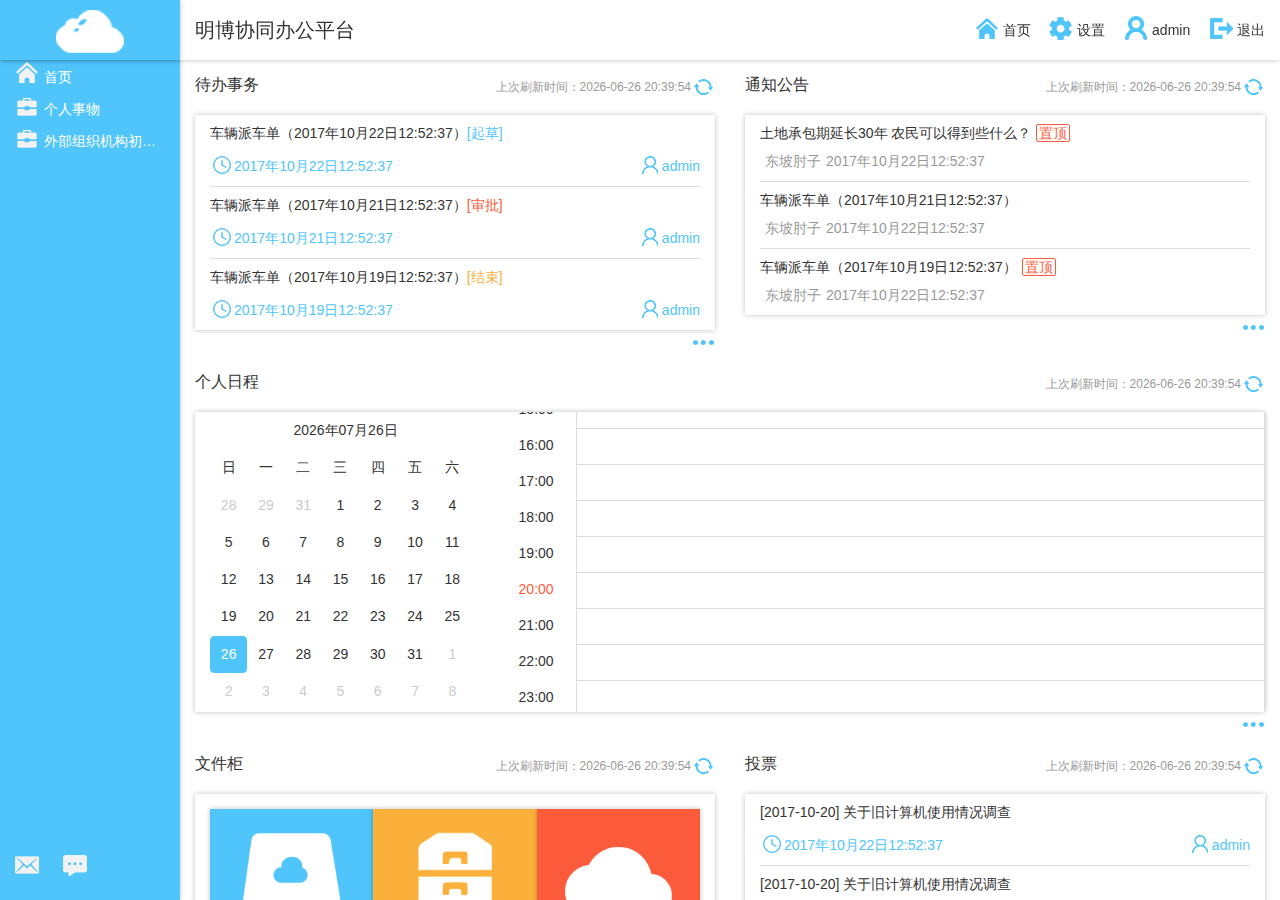
<file: html/index.html>
<!DOCTYPE html>
<html>
<head>
	<title>明博协同办公平台</title>
    <meta http-equiv="X-UA-Compatible" content="IE=8"/>
    <meta name="viewport" content="width=device-width, initial-scale=1"/>
	<meta http-equiv="Content-Type" content="text/html; charset=utf-8"/>
	<link rel="stylesheet" type="text/css" href="../css/set.data.css"/>
	<link rel="stylesheet" type="text/css" href="../css/index.css"/>
	<!--[if lt IE 10]>
		<link rel="stylesheet" type="text/css" href="../css/ie9.index.css"/>
	<![endif]-->
    <!--[if lt IE 9]>
		<link rel="stylesheet" type="text/css" href="../css/ie.sass.css"/>
		<script src="https://cdn.bootcss.com/html5shiv/3.7.3/html5shiv.min.js"></script>
		<script src="https://cdn.bootcss.com/respond.js/1.4.1/respond.js"></script>
		
		<script type="text/javascript">
			setTimeout(function(){
				var offset    = document.body.clientHeight;
				document.getElementById("center").style.height = (offset - 60)+"px";
			});
		</script>
	<![endif]-->
	<!-- <script src="http://html5shim.googlecode.com/svn/trunk/html5.js"></script>
	<script src="http://css3-mediaqueries-js.googlecode.com/svn/trunk/css3-mediaqueries.js"></script> -->
	<script type="text/javascript">
		window.onload = function(){
			if (!!window.ActiveXObject || "ActiveXObject" in window) {
				reloadAbleJSFn("iejs","../js/json.js");
				reloadAbleJSFn("iejs","../js/ie.js");
				setTimeout(function(){
						lodjson();
				},500);
			} else { 
				reloadAbleJSFn("arr1","../js/index.js");
				reloadAbleJSFn("arr2","../js/config.js");
				reloadAbleJSFn("arr3","../js/set.data.js");
				setTimeout(function(){
					lodjson();
				},50);
			}
		}
		function reloadAbleJSFn(id,newJS) {
			var oldjs       = null; 
			var t           = null; 
			var oldjs       = document.getElementById(id); 
			if(oldjs) oldjs.parentNode.removeChild(oldjs); 
			var scriptObj   = document.createElement("script"); 
			scriptObj.src   = newJS; 
			scriptObj.defer = "true"
			scriptObj.type  = "text/javascript"; 
			scriptObj.id    = id;
			document.getElementsByTagName("head")[0].appendChild(scriptObj);
		}
	</script>
<!-- 	<script type="text/javascript" src="../js/index.js"></script>
	<script type="text/javascript" src="../js/config.js"></script>
	<script type="text/javascript" src="../js/set.data.js"></script> -->
</head>
<body>
	<nav>
		<div class="logo">
			<a href="test.html"><img src="../img/logo.png"/></a>
		</div>
		<div class="rightMain">
			<h3 class="title">明博协同办公平台</h3>
			<div class="subNavigation">
				<ul>
					<li>
						<a href="">
							<img src="../img/icon/index2.png" class="imgs" />
							<span>首页</span>
						</a>
					</li>
					<li>
						<a href="">
							<img src="../img/icon/set.png" class="imgs" />
							<span>设置</span>
						</a>
					</li>
					<li>
						<a href="">
							<img src="../img/icon/u.png" class="imgs" />
							<span>admin</span>
						</a>
					</li>
					<li>
						<a href="">
							<img src="../img/icon/out.png" class="imgs" />
							<span>退出</span>
						</a>
					</li>
				</ul>
			</div>
			<div class="clear"></div>
		</div>
		<div class="clear"></div>
	</nav>
	<div class="center" id="center">
		<div class="column" id="menu">
			<div class="msg">
				<ul>
					<li>
						<img src="../img/icon/emil.png" title="邮件" />
					</li>
					<li>
						<img src="../img/icon/msg.png" title="短信" />
					</li>
				</ul>
			</div>
		</div>
		<div class="content" id="content"></div>
		<div class="clear"></div>
	</div>
</body>
</html>
</file>
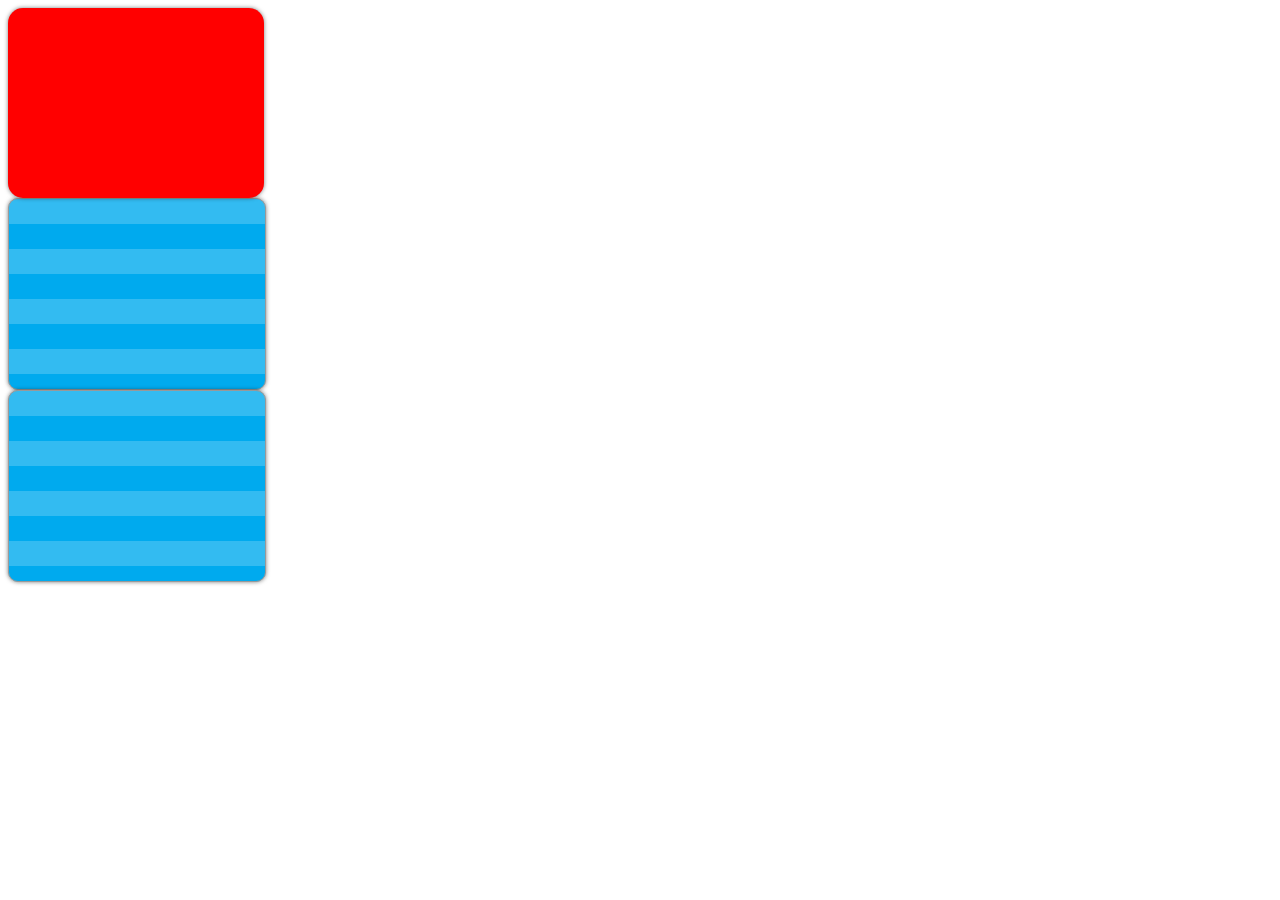
<file: html/test.html>
<!DOCTYPE html>
<html>
<head>
	<title>明博协同办公平台</title>
    <meta http-equiv="X-UA-Compatible" content="IE=8"/>
    <meta name="viewport" content="width=device-width, initial-scale=1"/>
	<meta http-equiv="Content-Type" content="text/html; charset=utf-8"/>
	<link rel="stylesheet" type="text/css" href="../css/ie-css.css"/>
    <!--[if lt IE 8]>
      <script src="https://cdn.bootcss.com/html5shiv/3.7.3/html5shiv.min.js"></script>
		<script src="https://cdn.bootcss.com/respond.js/1.4.1/respond.js"></script>
		<script src="http://html5shim.googlecode.com/svn/trunk/html5.js"></script>
		<script src="http://css3-mediaqueries-js.googlecode.com/svn/trunk/css3-mediaqueries.js"></script>
	<![endif]-->    
</head>
<body>
	<div class="box"></div>
	<div class="htc ooo" ></div>
	<div class="htc ooo"></div>
</body>
</html>
</file>
<file: css/set.data.css>
.flex, .calendar .ctitle, .calendar .clist {
  justify-content: flex-start;
  display: flex;
  display: -webkit-flex; }

.userselect, .calendar {
  -webkit-user-select: none;
  -moz-user-select: none;
  -ms-user-select: none;
  user-select: none; }

.calendar {
  flex-wrap: wrap;
  width: 275px;
  height: 300px; }
  .calendar .tody {
    color: white !important;
    border-color: #fbb03b !important;
    cursor: pointer;
    background: #fbb03b !important;
    border-radius: 4px; }
  .calendar .active, .calendar .clist div:hover {
    color: white !important;
    border-color: #4fc5fc !important;
    cursor: pointer;
    background: #4fc5fc !important;
    border-radius: 4px; }
  .calendar .ctitle, .calendar .clist {
    width: 100%;
    flex-wrap: wrap; }
    .calendar .ctitle div, .calendar .clist div {
      width: 35.28571px;
      height: 35.28571px;
      line-height: 35.28571px;
      text-align: center;
      border: 1px solid;
      border-color: transparent; }

/*# sourceMappingURL=set.data.css.map */
</file>
<file: css/index.css>
/** @type {default width} [description] */
/** @type {font Size} [description] */
/** @type {color} [description] */
/** @type {padding} [description] */
/** @type {margin} [description] */
/** [columnwidth description] */
/**default flex**/
/* compatible Safar */
/* nowrap | wrap | wrap-reverse(The first line is below) */
/* flex-start | flex-end | center | space-between(Align at both ends) | space-around(The interval on each side of each item is equal) */
/* flex-start | flex-end | center | baseline | stretch(default) */
/* auto | flex-start | flex-end | center | baseline | stretch */
/* default 0 */
/* default 0 */
/* default 1 */
/* default auto */
/*
     Horizontal direction
         row (default)  - starting point at the left end
         row-reverse    - starting point at the right end
     Vertical direction
         column         - starting point at the top end
         column-reverse - starting point at the bottom end
 */
/** defl */
.overfl, body, .center .column li:hover .list, .center .column li .list, .center .content, .center .content .list .main .agelist {
  overflow-x: hidden;
  overflow-y: auto; }

.flex, nav, nav .rightMain, .center, .center .content, .center .content .list .listNav, .center .content .list .main .cont, .center .content .list .main .agemain, .center .content .list .slist {
  justify-content: flex-start;
  display: flex;
  display: -webkit-flex; }

.inline, nav .rightMain .subNavigation li, .center .column li:hover .imgs, .center .column li .img, .center .column li .list li li, .center .column .msg li {
  display: inline-block;
  display: inline; }

.nowrap, .title, nav .rightMain .title, .center .column li, .center .column li .list li li, .center .content .list .listNav .title, .center .content .list .listNav .data, .center .content .list .main .cont .data, .center .content .list .main .cont .user, .center .content .list .main .cont .footer, .center .content .list .slist .fileli .filename {
  display: block;
  white-space: nowrap;
  overflow: hidden;
  text-overflow: ellipsis; }

.vertical, .center .content .list .main .agemain .ageright .ver {
  display: -webkit-box;
  -webkit-box-orient: vertical;
  overflow: hidden; }

.cursor, .center .column li, .center .content .list .mor img {
  cursor: pointer; }

.userselect, .center .content .list .main .title .top {
  -webkit-user-select: none;
  -moz-user-select: none;
  -ms-user-select: none;
  user-select: none; }

/** color */
.colour, .center .column .activ, .center .column li:hover, .center .content .list .main .cont .data, .center .content .list .main .cont .user {
  color: #4fc5fc; }

.colourBg, nav .logo, .center .column {
  background: #4fc5fc; }

.red {
  color: #fb5b3b; }

.redBg {
  background: #fb5b3b; }

.orange {
  color: #fbb03b; }

.orangeBg {
  background: #fbb03b; }

/** but */
.defColorBut {
  border: 1px solid #4fc5fc;
  color: #4fc5fc; }

.misColorBut, .center .content .list .main .title .top {
  border: 1px solid #fb5b3b;
  color: #fb5b3b; }

img {
  border: none; }

/*****      index style        ****/
html {
  height: 100%; }

body {
  font-family: "SF Pro SC", "SF Pro Text", "SF Pro Icons", "PingFang SC", "Helvetica Neue", "Helvetica", "Arial", sans-serif;
  font-size: 14px;
  color: #333;
  background: white;
  padding: 0px;
  margin: 0px;
  height: calc(100% - 60px); }

h1 {
  font-size: 36px; }

h2 {
  font-size: 30px; }

h3 {
  font-size: 20px; }

h4 {
  font-size: 18px; }

nav {
  height: 60px;
  line-height: 60px;
  box-shadow: 0 0 5px 0 rgba(0, 0, 0, 0.25);
  position: fixed;
  width: 100%;
  top: 0;
  z-index: 9999;
  background: white; }
  nav .columnWidth, nav .logo {
    width: 180px; }
  nav .navLogoCom, nav .logo, nav .rightMain {
    height: 60px;
    line-height: 60px; }
  nav .logo {
    text-align: center;
    display: table-cell;
    vertical-align: middle;
    box-shadow: 0 0 5px 0 rgba(0, 0, 0, 0.25);
    width: 180px; }
    nav .logo img {
      vertical-align: middle; }
  nav .rightMain {
    padding: 0px 15px;
    width: calc(100% - 210px); }
    nav .rightMain .title {
      padding: 0px;
      margin: 0px;
      width: calc(100% - 360px);
      font-weight: lighter; }
    nav .rightMain .subNavigation {
      width: 360px;
      text-align: right; }
      nav .rightMain .subNavigation li {
        margin-left: 15px; }
        nav .rightMain .subNavigation li img {
          margin-bottom: -5px; }

.center {
  margin-top: 60px;
  height: 100%; }
  .center .column {
    width: 180px;
    color: white;
    box-shadow: 0 0 5px 0 rgba(0, 0, 0, 0.25);
    height: 100%;
    position: relative; }
    .center .column li {
      padding: 0px 15px; }
      .center .column li span {
        line-height: 30px; }
      .center .column li:hover .list {
        display: block; }
      .center .column li:hover .img {
        display: none; }
      .center .column li:hover a span, .center .column nav .rightMain .subNavigation li:hover span span, nav .rightMain .subNavigation .center .column li:hover span span {
        color: #4fc5fc; }
      .center .column li a span, .center .column nav .rightMain .subNavigation li span span, nav .rightMain .subNavigation .center .column li span span {
        color: white; }
      .center .column li img {
        margin-bottom: -2px;
        margin-right: 5px; }
      .center .column li .imgs {
        display: none; }
      .center .column li .list {
        display: none;
        width: 540px;
        position: absolute;
        left: 180px;
        top: 0px;
        z-index: 996;
        color: #333;
        padding: 15px;
        background: #f0f0f0;
        border-right: 1px solid #dcdcdc;
        height: calc(100% - 30px); }
        .center .column li .list li {
          padding: 10px 0px;
          border-bottom: 1px solid #dcdcdc; }
          .center .column li .list li b {
            font-size: 14px; }
          .center .column li .list li ul {
            margin-top: 10px; }
          .center .column li .list li li {
            padding: 5px 0px;
            margin-right: 15px;
            width: 130px;
            float: left;
            border-bottom: none; }
          .center .column li .list li li:last-child:after {
            clear: both;
            content: ""; }
        .center .column li .list li:hover {
          background: none; }
        .center .column li .list li:last-child {
          border-bottom: none; }
    .center .column .activ, .center .column li:hover {
      background: white; }
    .center .column .msg {
      height: 60px;
      line-height: 60px;
      position: absolute;
      left: 0;
      bottom: 0;
      width: 100%; }
      .center .column .msg li {
        margin-left: 15px;
        padding: 0px; }
      .center .column .msg li:hover {
        background: none; }
  .center .content {
    width: calc(100% - 180px);
    flex-wrap: wrap;
    align-content: flex-start; }
    .center .content .list {
      width: 50%;
      height: auto; }
      .center .content .list .listNav {
        color: #333;
        padding: 15px 0px;
        margin: 0px 15px; }
        .center .content .list .listNav .title {
          font-size: 16px;
          color: #333;
          width: calc(100% - 50%); }
        .center .content .list .listNav .data {
          font-size: 12px;
          color: #999;
          text-align: right;
          line-height: 25px;
          width: 50%; }
        .center .content .list .listNav img {
          margin-bottom: -8px; }
      .center .content .list .main {
        width: calc(100% - 60px);
        height: auto;
        box-shadow: 0 0 5px 0 rgba(0, 0, 0, 0.25);
        padding: 0px 15px;
        margin: 0px 15px; }
        .center .content .list .main .title {
          padding: 10px 0; }
          .center .content .list .main .title .top {
            padding: 0px 2px;
            border-radius: 2px;
            margin-left: 5px; }
        .center .content .list .main li {
          border-bottom: 1px solid #dcdcdc;
          padding-bottom: 10px; }
        .center .content .list .main li:last-child {
          border-bottom: none; }
        .center .content .list .main .cont {
          font-size: 14px; }
          .center .content .list .main .cont img {
            margin-bottom: -6px; }
          .center .content .list .main .cont .data {
            width: 60%; }
          .center .content .list .main .cont .user {
            width: 40%;
            text-align: right; }
          .center .content .list .main .cont .footer {
            width: 100%;
            color: #999; }
            .center .content .list .main .cont .footer span {
              margin-left: 5px; }
        .center .content .list .main .agelist {
          height: 300px;
          width: calc(100% - 275px);
          margin-left: 15px; }
        .center .content .list .main .agemain {
          line-height: 35px; }
          .center .content .list .main .agemain .ageleft {
            width: 80px;
            text-align: center; }
            .center .content .list .main .agemain .ageleft .leftlist {
              width: inherit;
              margin-bottom: 1px; }
          .center .content .list .main .agemain .ageright {
            border: 1px solid #dcdcdc;
            width: calc(100% - 80px);
            background: #dcdcdc;
            margin-bottom: -1px;
            position: relative;
            overflow: hidden; }
            .center .content .list .main .agemain .ageright .listStyle {
              padding: 0px 15px;
              margin-bottom: 1px;
              position: absolute;
              z-index: 99;
              width: calc(100% - 30px);
              box-shadow: 0 0 1px 0 rgba(0, 0, 0, 0.45); }
            .center .content .list .main .agemain .ageright .listStyle:hover {
              z-index: 999;
              background: #f0f0f0 !important;
              cursor: pointer;
              color: #333 !important; }
        .center .content .list .main .nbsp {
          height: 35px;
          background: white;
          padding: 0px 15px;
          margin-bottom: 1px; }
      .center .content .list .slist {
        flex-wrap: wrap;
        align-content: flex-start; }
        .center .content .list .slist .fileli {
          width: calc(100%/3 - 30px);
          padding: 15px;
          height: 155px;
          position: relative;
          box-shadow: 0 0 5px 0 rgba(0, 0, 0, 0.25);
          text-align: center;
          margin: 15px 0px;
          top: 0;
          transition: top 0.3s;
          -moz-transition: top 0.3s;
          -webkit-transition: top 0.3s;
          -o-transition: top 0.3s; }
          .center .content .list .slist .fileli img {
            max-width: 80%; }
          .center .content .list .slist .fileli .fileicon {
            margin-top: 5px; }
          .center .content .list .slist .fileli .filename {
            color: white;
            position: absolute;
            bottom: 25px;
            left: 0px;
            right: 0px;
            font-size: 14px;
            text-shadow: 0 0 5px 0 rgba(0, 0, 0, 0.25); }
        .center .content .list .slist .fileli:hover {
          cursor: pointer;
          top: -5px;
          z-index: 999; }
      .center .content .list .mor {
        text-align: right;
        margin: 0px 15px; }

ul, li {
  list-style: none;
  margin: 0px;
  padding: 0px; }

p, a, nav .rightMain .subNavigation li span {
  color: #333;
  text-decoration: none; }
  p:hover, a:hover, nav .rightMain .subNavigation li span:hover {
    color: #4fc5fc;
    text-decoration: none; }
  p:visited, a:visited, nav .rightMain .subNavigation li span:visited {
    color: #666;
    text-decoration: none; }

.if {
  width: 10px; }

.for .gray1 {
  color: #333333; }
.for .gray2 {
  color: #666666; }
.for .gray3 {
  color: #999999; }

.gray3 {
  color: #999999; }

.gray2 {
  color: #666666; }

.gray1 {
  color: #333333; }

.each .lili {
  width: 10px; }
.each .yaya {
  width: 10px; }
.each .sansa {
  width: 10px; }

.each1 .name21 lili {
  width: 10px; }
.each1 .name22 yaya {
  width: 10px; }
.each1 .name23 sansa {
  width: 10px; }

.each2 .name31 {
  width: 10px; }
.each2 .name32 {
  width: 20px; }
.each2 .name33 {
  width: 30px; }

.test13 {
  font-size: 180px; }

/*# sourceMappingURL=index.css.map */
</file>
<file: css/ie9.index.css>
/** @type {default width} [description] */
/** @type {font Size} [description] */
/** @type {color} [description] */
/** @type {padding} [description] */
/** @type {margin} [description] */
/** [columnwidth description] */
/**default flex**/
/* compatible Safar */
/* nowrap | wrap | wrap-reverse(The first line is below) */
/* flex-start | flex-end | center | space-between(Align at both ends) | space-around(The interval on each side of each item is equal) */
/* flex-start | flex-end | center | baseline | stretch(default) */
/* auto | flex-start | flex-end | center | baseline | stretch */
/* default 0 */
/* default 0 */
/* default 1 */
/* default auto */
/*
     Horizontal direction
         row (default)  - starting point at the left end
         row-reverse    - starting point at the right end
     Vertical direction
         column         - starting point at the top end
         column-reverse - starting point at the bottom end
 */
/** defl */
.overfl {
  overflow-x: hidden;
  overflow-y: auto; }

.flex {
  justify-content: flex-start;
  display: flex;
  display: -webkit-flex; }

.inline {
  display: inline-block;
  display: inline; }

.nowrap, .title {
  display: block;
  white-space: nowrap;
  overflow: hidden;
  text-overflow: ellipsis; }

.vertical {
  display: -webkit-box;
  -webkit-box-orient: vertical;
  overflow: hidden; }

.cursor {
  cursor: pointer; }

.userselect {
  -webkit-user-select: none;
  -moz-user-select: none;
  -ms-user-select: none;
  user-select: none; }

/** color */
.colour {
  color: #4fc5fc; }

.colourBg {
  background: #4fc5fc; }

.red {
  color: #fb5b3b; }

.redBg {
  background: #fb5b3b; }

.orange {
  color: #fbb03b; }

.orangeBg {
  background: #fbb03b; }

/** but */
.defColorBut {
  border: 1px solid #4fc5fc;
  color: #4fc5fc; }

.misColorBut {
  border: 1px solid #fb5b3b;
  color: #fb5b3b; }

img {
  border: none; }

/*****      index style        ****/
.left, nav .logo, nav .rightMain .title, .center .column, .center .content .list, .center .content .list .listNav .title, .center .content .list .main .cont .data, .center .content .list .main .calendar, .center .content .list .main .calendar .ctitle div, .center .content .list .main .calendar .clist div, .center .content .list .main .agelist .ageleft, .center .content .list .slist .fileli {
  float: left; }

.right, nav .rightMain, nav .rightMain .subNavigation, .center .content, .center .content .list .listNav .data, .center .content .list .main .cont .user, .center .content .list .main .agelist, .center .content .list .main .agelist .ageright {
  float: right; }

.clear {
  clear: both; }

html {
  height: 100%; }

nav .logo {
  width: 15%; }
nav .rightMain {
  width: 82%; }
  nav .rightMain .subNavigation {
    text-align: right; }

.center .column {
  width: 15%; }
  .center .column li .list {
    left: 100%; }
.center .content {
  width: 83%;
  height: 100%; }
  .center .content .list .main .agelist {
    width: calc(100% - 290px); }
    .center .content .list .main .agelist .ageright {
      width: calc(100% - 90px); }

/*# sourceMappingURL=ie9.index.css.map */
</file>
<file: css/ie.sass.css>
/** @type {default width} [description] */
/** @type {font Size} [description] */
/** @type {color} [description] */
/** @type {padding} [description] */
/** @type {margin} [description] */
/** [columnwidth description] */
/**default flex**/
/* compatible Safar */
/* nowrap | wrap | wrap-reverse(The first line is below) */
/* flex-start | flex-end | center | space-between(Align at both ends) | space-around(The interval on each side of each item is equal) */
/* flex-start | flex-end | center | baseline | stretch(default) */
/* auto | flex-start | flex-end | center | baseline | stretch */
/* default 0 */
/* default 0 */
/* default 1 */
/* default auto */
/*
     Horizontal direction
         row (default)  - starting point at the left end
         row-reverse    - starting point at the right end
     Vertical direction
         column         - starting point at the top end
         column-reverse - starting point at the bottom end
 */
/** defl */
.overfl {
  overflow-x: hidden;
  overflow-y: auto; }

.flex {
  justify-content: flex-start;
  display: flex;
  display: -webkit-flex; }

.inline {
  display: inline-block;
  display: inline; }

.nowrap, .title {
  display: block;
  white-space: nowrap;
  overflow: hidden;
  text-overflow: ellipsis; }

.vertical {
  display: -webkit-box;
  -webkit-box-orient: vertical;
  overflow: hidden; }

.cursor {
  cursor: pointer; }

.userselect {
  -webkit-user-select: none;
  -moz-user-select: none;
  -ms-user-select: none;
  user-select: none; }

/** color */
.colour {
  color: #4fc5fc; }

.colourBg {
  background: #4fc5fc; }

.red {
  color: #fb5b3b; }

.redBg {
  background: #fb5b3b; }

.orange {
  color: #fbb03b; }

.orangeBg {
  background: #fbb03b; }

/** but */
.defColorBut {
  border: 1px solid #4fc5fc;
  color: #4fc5fc; }

.misColorBut {
  border: 1px solid #fb5b3b;
  color: #fb5b3b; }

img {
  border: none; }

/*****      index style        ****/
* {
  behavior: url(../css/PIE.htc); }

body {
  height: 100%;
  margin-top: -60px;
  overflow: hidden; }

nav {
  box-shadow: 0 0 5px 0 rgba(0, 0, 0, 0.01); }
  nav .logo {
    box-shadow: 0 0 5px 0 rgba(0, 0, 0, 0.01); }
  nav .rightMain .subNavigation {
    text-align: right; }

.center {
  margin-top: 120px; }
  .center .column li .list {
    height: 95%; }
  .center .content .list .main {
    background: white;
    box-shadow: none;
    border: 1px solid #dcdcdc; }
    .center .content .list .main .agelist {
      width: 70%; }
      .center .content .list .main .agelist .ageright {
        width: 87%; }
  .center .content .list .slist .fileli {
    width: 25%;
    box-shadow: none; }

.calendar .active, .calendar .clist div:hover, .top {
  border-radius: 0 !important; }

.top {
  border: 1px solid red; }

/*# sourceMappingURL=ie.sass.css.map */
</file>
<file: css/ie-css.css>
.box {
	position:relative;
	z-index:2;
	width:256px;
	height:190px;
	border-radius: 15px;
	background: red;
	-moz-box-shadow: 1px 1px 4px rgba(0,0,0,.01); /* Firefox */
	-webkit-box-shadow: 0 0 4px rgba(0,0,0,.5); /* Safari 和 Chrome */
	box-shadow: 0 0 4px rgba(0,0,0,.5); /* Opera 10.5+, 以及使用了IE-CSS3的IE浏览器 */
	color:#a6813c;
	text-indent:2em;
	font-size:2em;
	font-family:'华文新魏','华文行楷','微软雅黑';
	behavior: url(../css/PIE.htc);
}

.htc{
	width:256px;
	height:190px;
	border: 1px solid #999;
	-webkit-border-radius: 10px;
	-moz-border-radius: 10px;
	border-radius: 10px;
}
.ooo {
	-pie-background: linear-gradient(rgba(255, 255, 255, .2) 50%, transparent 50%, transparent) 0 0 / 50px #0ae;
	background-color: #0ae;
	background-image: -webkit-linear-gradient(rgba(255, 255, 255, .2) 50%, transparent 50%, transparent);
	background-image: -moz-linear-gradient(rgba(255, 255, 255, .2) 50%, transparent 50%, transparent);
	background-image: linear-gradient(rgba(255, 255, 255, .2) 50%, transparent 50%, transparent);
	background-size: 50px 50px;
	box-shadow: 0 0 4px rgba(0,0,0,.5);
	behavior: url(../css/PIE.htc);
}
</file>
